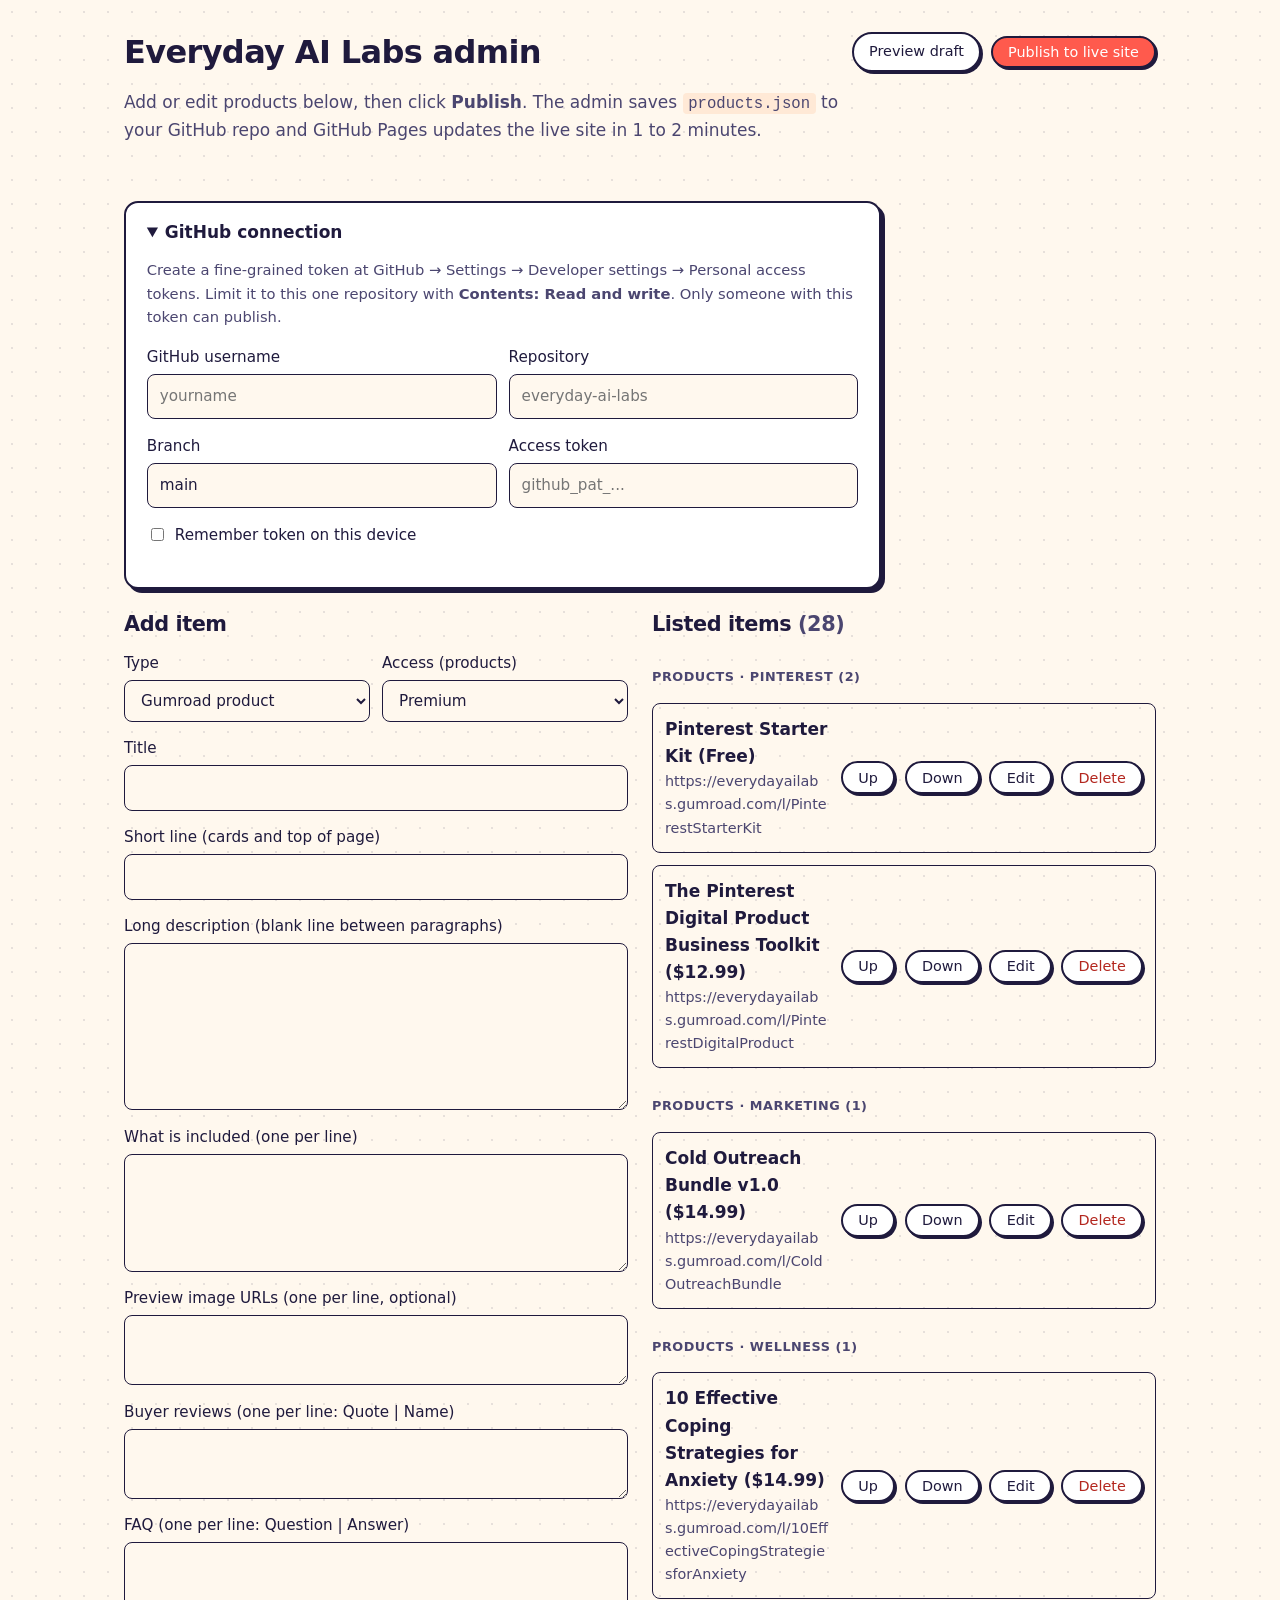
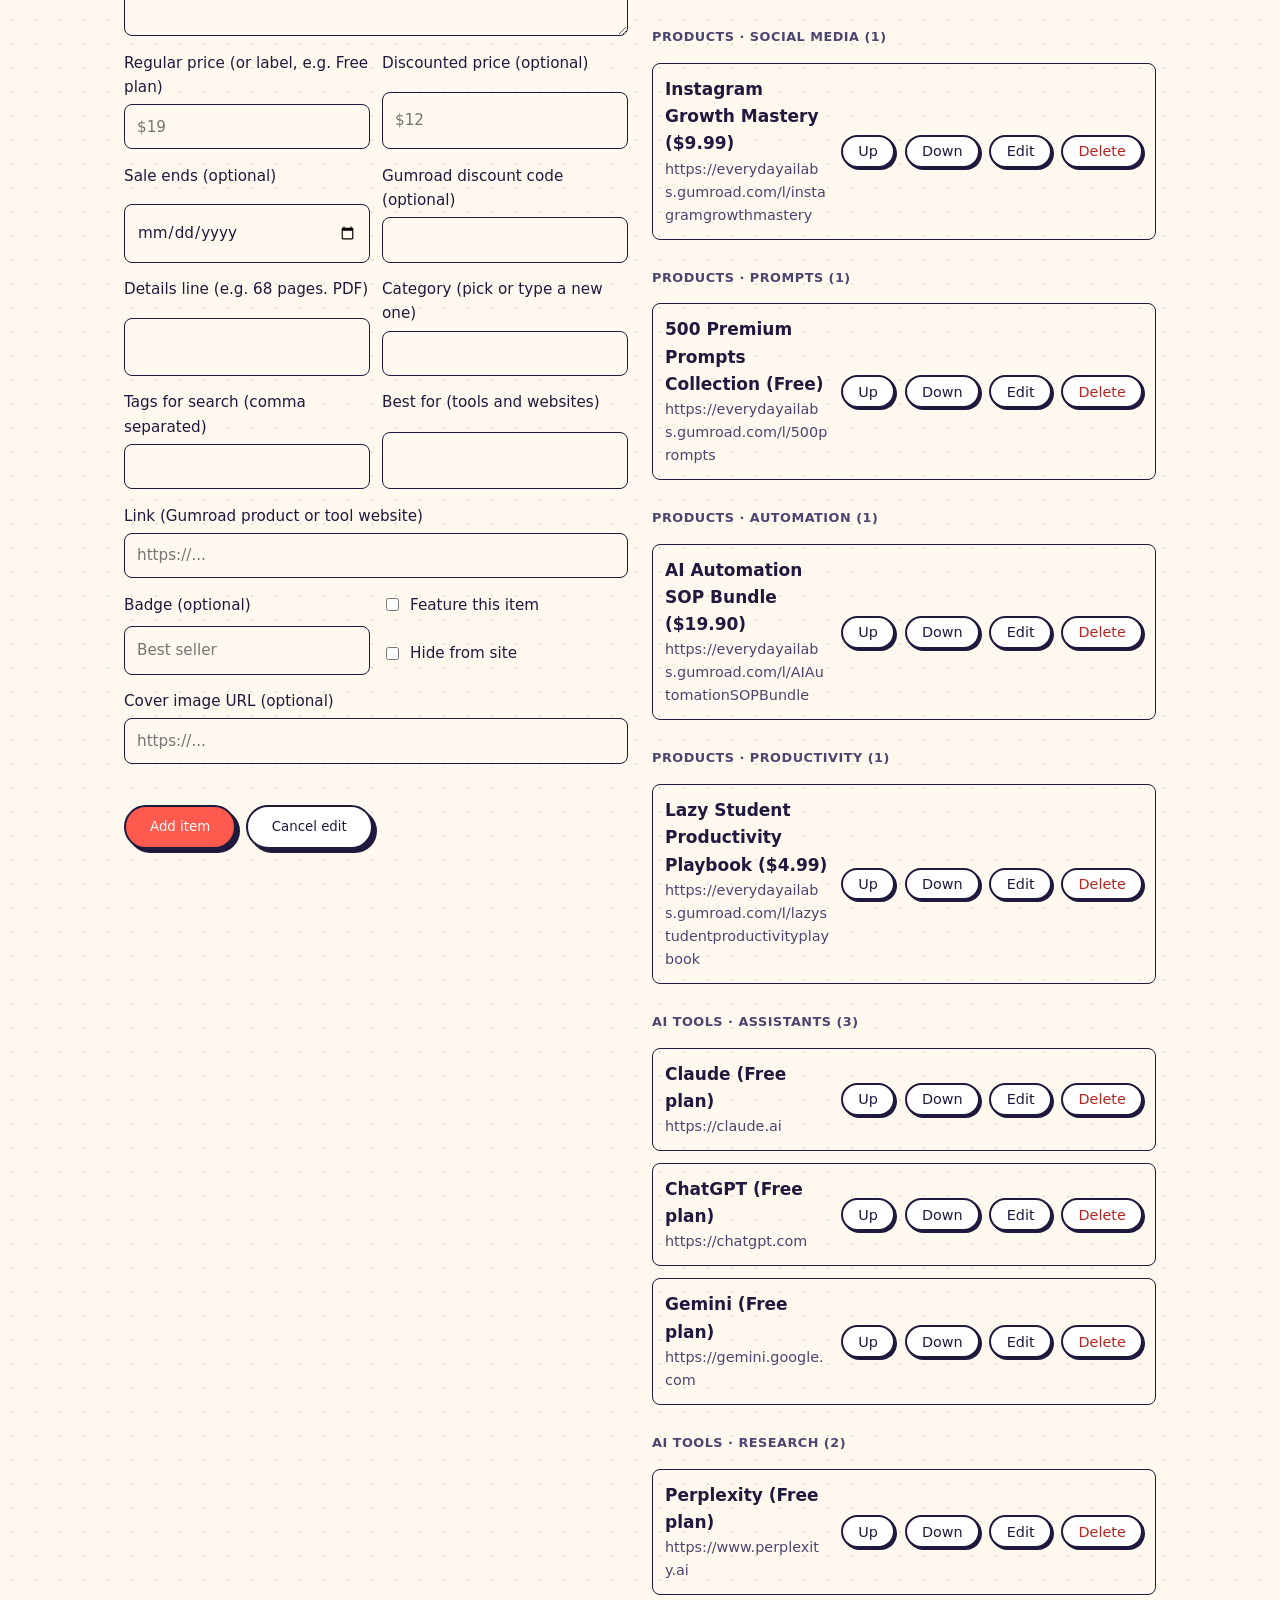
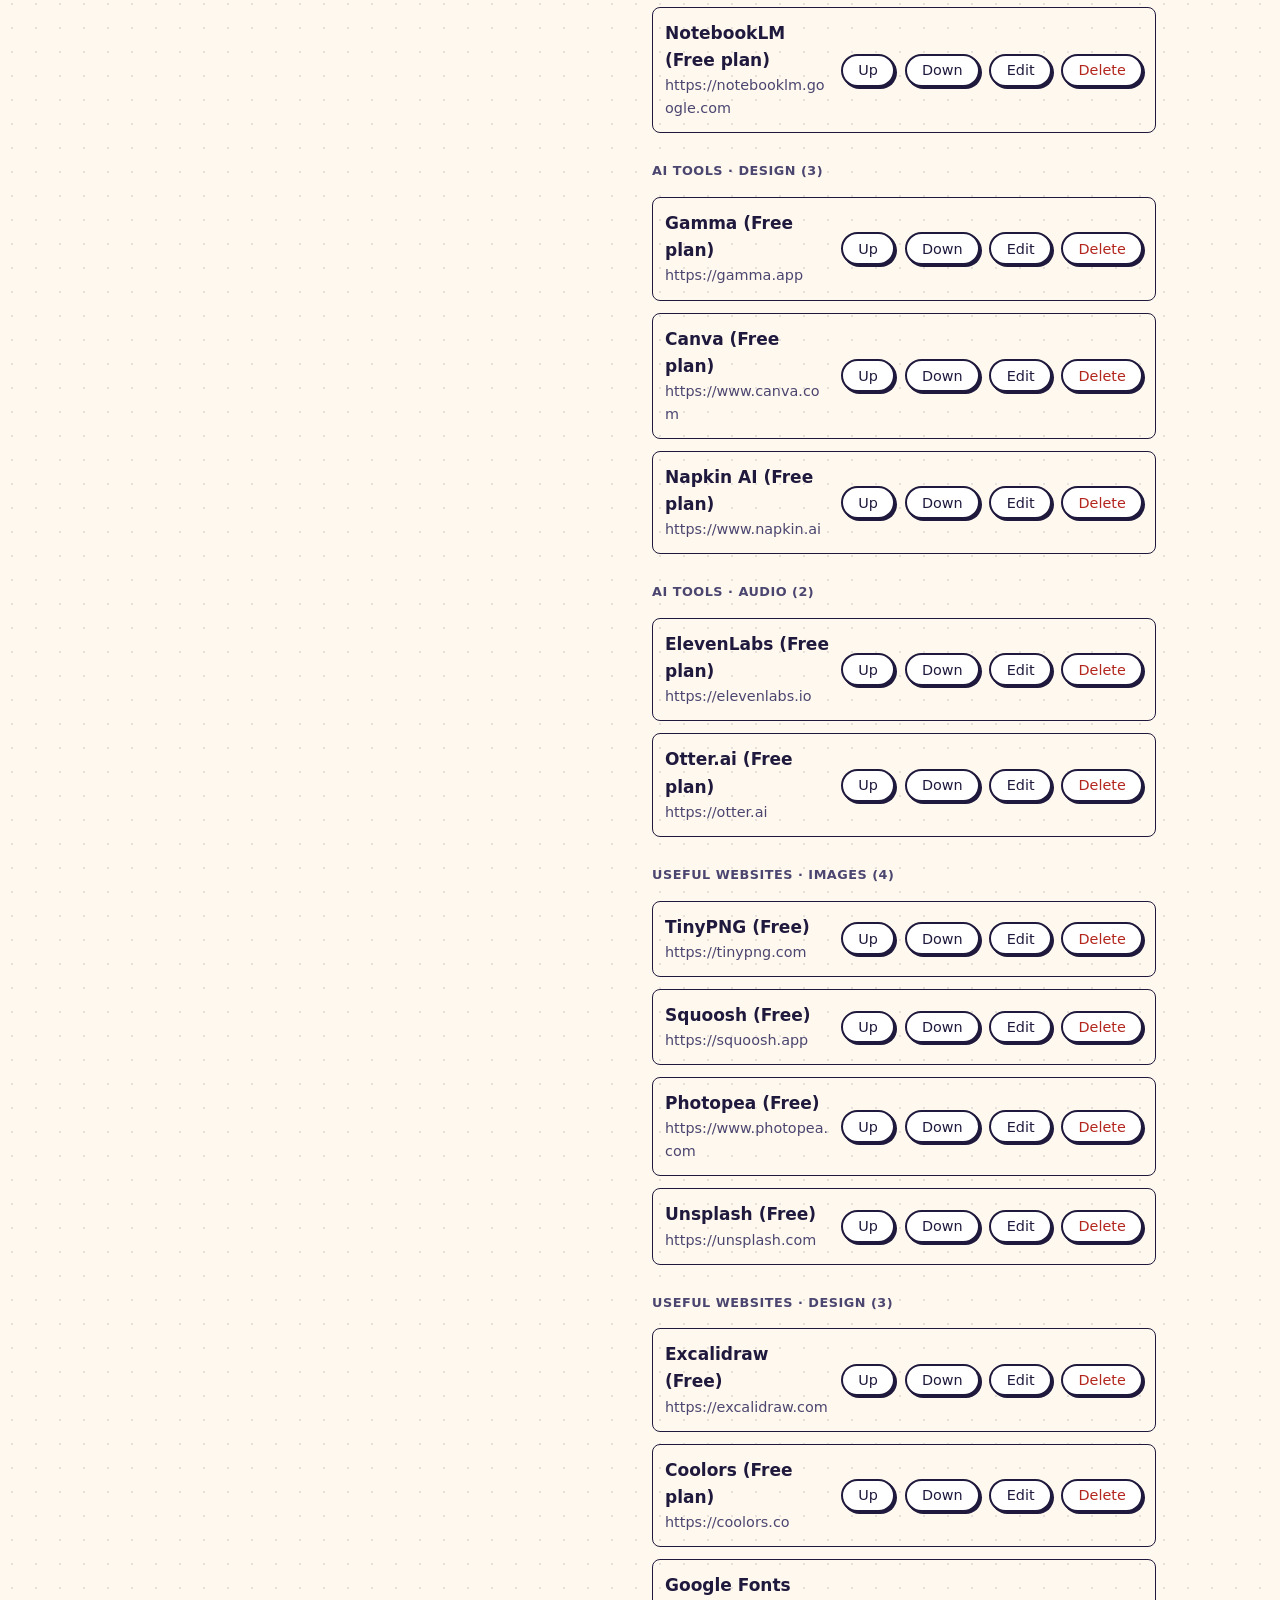
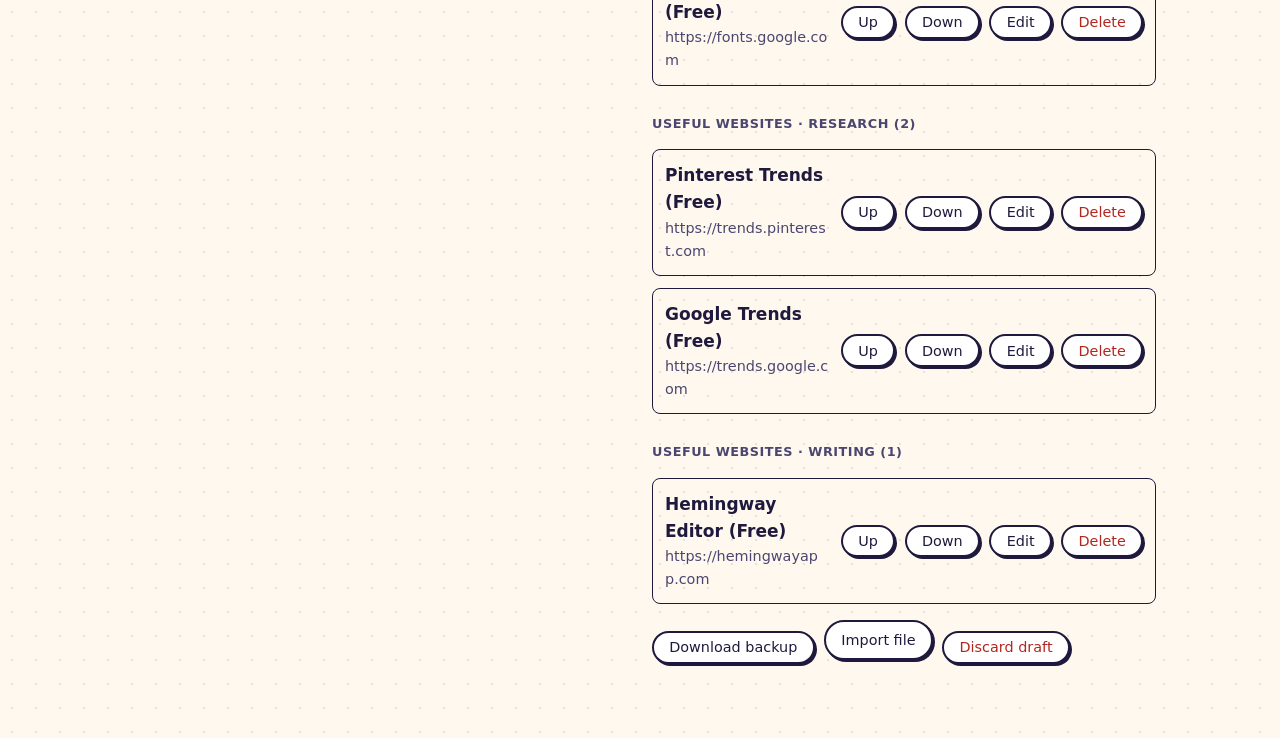
<file: admin/index.html>
<!DOCTYPE html>
<html lang="en">
<head>
<meta charset="utf-8">
<meta name="viewport" content="width=device-width, initial-scale=1">
<meta http-equiv="Content-Security-Policy" content="default-src 'none'; script-src 'self'; style-src 'self' https://fonts.googleapis.com; font-src https://fonts.gstatic.com; img-src 'self' data:; connect-src 'self' https://api.github.com; object-src 'none'; base-uri 'none'; form-action 'none'">
<meta name="robots" content="noindex, nofollow">
<title>Admin · Everyday AI Labs</title>
<link rel="preconnect" href="https://fonts.googleapis.com">
<link rel="preconnect" href="https://fonts.gstatic.com" crossorigin>
<link href="https://fonts.googleapis.com/css2?family=Bricolage+Grotesque:opsz,wght@12..96,500;12..96,700&display=swap" rel="stylesheet">
<link rel="stylesheet" href="../assets/css/styles.css">
<link rel="stylesheet" href="admin.css">
</head>
<body>
<div class="panel">
  <header class="top">
    <h1>Everyday AI Labs admin</h1>
    <div class="actions">
      <a class="btn ghost small" href="../index.html?preview=1" target="_blank" rel="noopener">Preview draft</a>
      <button id="publish" class="btn small" type="button">Publish to live site</button>
    </div>
  </header>
  <p class="note">Add or edit products below, then click <strong>Publish</strong>. The admin saves <code>products.json</code> to your GitHub repo and GitHub Pages updates the live site in 1 to 2 minutes. <span id="dirty" class="dirty" hidden>You have unpublished changes.</span></p>
  <p id="status" class="status" role="status"></p>

  <details id="gh" class="box gh">
    <summary>GitHub connection</summary>
    <p class="muted small-t">Create a fine-grained token at GitHub &rarr; Settings &rarr; Developer settings &rarr; Personal access tokens. Limit it to this one repository with <strong>Contents: Read and write</strong>. Only someone with this token can publish.</p>
    <div class="two">
      <label>GitHub username <input id="ghOwner" autocomplete="off" placeholder="yourname"></label>
      <label>Repository <input id="ghRepo" autocomplete="off" placeholder="everyday-ai-labs"></label>
    </div>
    <div class="two">
      <label>Branch <input id="ghBranch" autocomplete="off" value="main"></label>
      <label>Access token <input id="ghToken" type="password" autocomplete="off" placeholder="github_pat_..."></label>
    </div>
    <label class="check"><input id="ghRemember" type="checkbox"> Remember token on this device</label>
  </details>

  <div class="cols">
    <form id="form" class="box">
      <h2 id="formTitle">Add item</h2>
      <input type="hidden" id="id">
      <div class="two">
        <label>Type <select id="type"><option value="product">Gumroad product</option><option value="tool">AI tool</option><option value="site">Useful website</option></select></label>
        <label>Access (products) <select id="access"><option value="premium">Premium</option><option value="free">Free</option></select></label>
      </div>
      <label>Title <input id="title" required maxlength="80"></label>
      <label>Short line (cards and top of page) <input id="tagline" maxlength="200" required></label>
      <label>Long description (blank line between paragraphs) <textarea id="description" rows="6"></textarea></label>
      <label>What is included (one per line) <textarea id="features" rows="4"></textarea></label>
      <label>Preview image URLs (one per line, optional) <textarea id="gallery" rows="2"></textarea></label>
      <label>Buyer reviews (one per line: Quote | Name) <textarea id="reviews" rows="2"></textarea></label>
      <label>FAQ (one per line: Question | Answer) <textarea id="faq" rows="3"></textarea></label>
      <div class="two">
        <label>Regular price (or label, e.g. Free plan) <input id="price" placeholder="$19" required maxlength="20"></label>
        <label>Discounted price (optional) <input id="salePrice" placeholder="$12" maxlength="20"></label>
      </div>
      <div class="two">
        <label>Sale ends (optional) <input id="saleEnds" type="date"></label>
        <label>Gumroad discount code (optional) <input id="code" maxlength="40"></label>
      </div>
      <div class="two">
        <label>Details line (e.g. 68 pages. PDF) <input id="meta" maxlength="80"></label>
        <label>Category (pick or type a new one) <input id="category" maxlength="30" list="cats"><datalist id="cats"></datalist></label>
      </div>
      <div class="two">
        <label>Tags for search (comma separated) <input id="tags" maxlength="80"></label>
        <label>Best for (tools and websites) <input id="why" maxlength="120"></label>
      </div>
      <label>Link (Gumroad product or tool website) <input id="url" type="url" placeholder="https://..." required></label>
      <div class="two">
        <label>Badge (optional) <input id="badge" placeholder="Best seller" maxlength="20"></label>
        <div><label class="check"><input id="featured" type="checkbox"> Feature this item</label><label class="check"><input id="hidden" type="checkbox"> Hide from site</label></div>
      </div>
      <label>Cover image URL (optional) <input id="image" type="url" placeholder="https://..."></label>
      <p id="formErr" class="err" role="alert"></p>
      <div class="actions">
        <button class="btn" type="submit" id="save">Add item</button>
        <button class="btn ghost" type="button" id="cancel" hidden>Cancel edit</button>
      </div>
    </form>

    <div class="box">
      <h2>Listed items <span id="count" class="muted"></span></h2>
      <ul id="list" class="list"></ul>
      <div class="actions">
        <button id="download" class="btn ghost small" type="button">Download backup</button>
        <label class="btn ghost small">Import file<input id="import" type="file" accept="application/json" hidden></label>
        <button id="reset" class="btn ghost small danger" type="button">Discard draft</button>
      </div>
    </div>
  </div>
</div>
<script src="admin.js"></script>
</body>
</html>
</file>
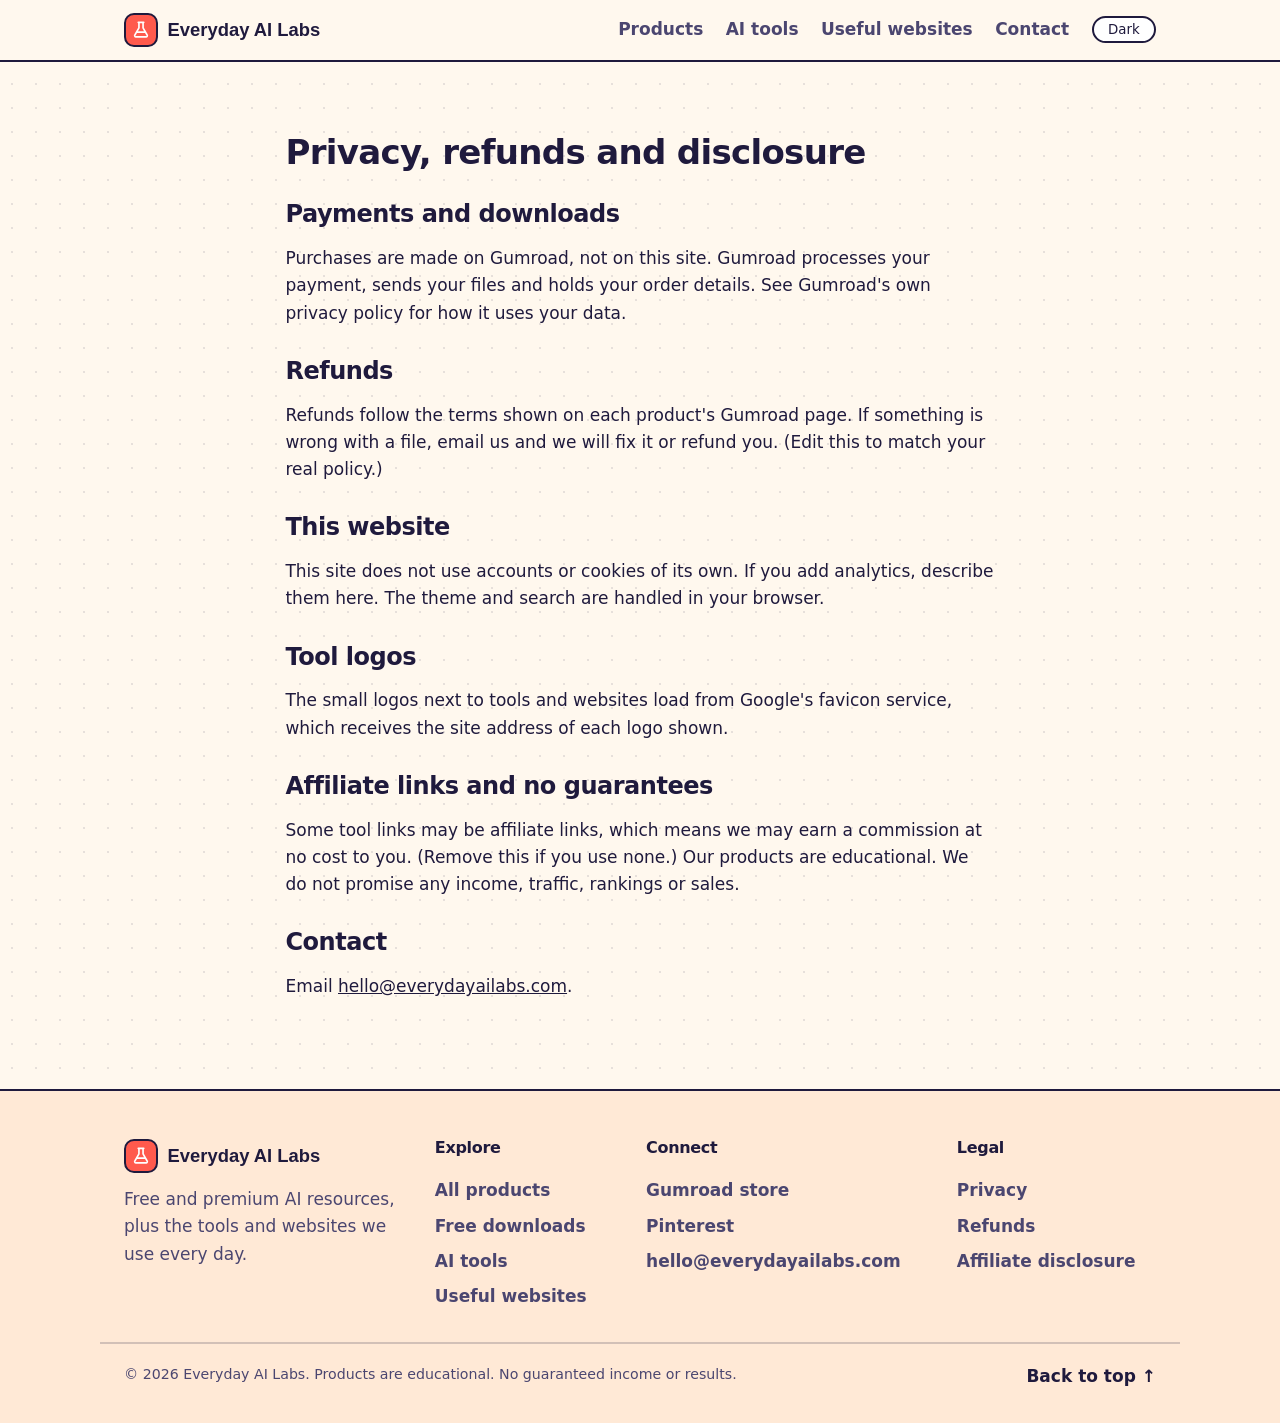
<file: legal.html>
<!DOCTYPE html>
<html lang="en">
<head>
<meta charset="utf-8">
<meta name="viewport" content="width=device-width, initial-scale=1">
<meta http-equiv="Content-Security-Policy" content="default-src 'self'; script-src 'self' 'sha256-ybNLbe/9GzhVc0BTuHMyFHu0OSRUWJXOq0GoU9lqQYk='; style-src 'self' https://fonts.googleapis.com; font-src https://fonts.gstatic.com; img-src 'self' https: data:; connect-src 'self'; object-src 'none'; base-uri 'self'; form-action 'none'">
<title>Privacy, refunds and disclosure | Everyday AI Labs</title>
<meta name="description" content="Privacy, refund and affiliate information for Everyday AI Labs">
<meta property="og:title" content="Privacy, refunds and disclosure | Everyday AI Labs">
<meta property="og:description" content="Privacy, refund and affiliate information for Everyday AI Labs">
<meta property="og:type" content="website">
<meta name="theme-color" content="#FF5A4D">
<link rel="icon" href="data:image/svg+xml,%3Csvg%20xmlns%3D%27http%3A//www.w3.org/2000/svg%27%20viewBox%3D%270%200%2032%2032%27%3E%3Crect%20width%3D%2732%27%20height%3D%2732%27%20rx%3D%278%27%20fill%3D%27%23FF5A4D%27/%3E%3Cpath%20fill%3D%22none%22%20stroke%3D%22white%22%20stroke-width%3D%222.4%22%20stroke-linecap%3D%22round%22%20stroke-linejoin%3D%22round%22%20d%3D%22M12%205h8M13%205v8l-5.5%209.5A2%202%200%200%200%209.2%2026h13.6a2%202%200%200%200%201.7-3.5L19%2013V5%22/%3E%3Cpath%20fill%3D%22none%22%20stroke%3D%22white%22%20stroke-width%3D%222.4%22%20stroke-linecap%3D%22round%22%20stroke-linejoin%3D%22round%22%20d%3D%22M10.5%2019h11%22/%3E%3C/svg%3E">
<link rel="preconnect" href="https://fonts.googleapis.com">
<link rel="preconnect" href="https://fonts.gstatic.com" crossorigin>
<link href="https://fonts.googleapis.com/css2?family=Bricolage+Grotesque:opsz,wght@12..96,700;12..96,800&display=swap" rel="stylesheet">
<script>try{var t=localStorage.getItem("eal_theme");if(t)document.documentElement.dataset.theme=t}catch(e){}document.documentElement.classList.add("js")</script>
<link rel="stylesheet" href="assets/css/styles.css">
</head>
<body id="top">
<header class="bar"><div class="bar-in">
  <a class="logo" href="index.html"><span class="mono"><svg viewBox="0 0 32 32" fill="none" stroke="#fff" stroke-width="2.4" stroke-linecap="round" stroke-linejoin="round" aria-hidden="true"><path d="M12 5h8M13 5v8l-5.5 9.5A2 2 0 0 0 9.2 26h13.6a2 2 0 0 0 1.7-3.5L19 13V5"/><path d="M10.5 19h11"/></svg></span>Everyday AI Labs</a>
  <nav><a href="index.html#products">Products</a><a href="index.html#tools">AI tools</a><a href="index.html#sites">Useful websites</a><a href="index.html#contact">Contact</a></nav>
</div></header>

<main><div class="wrap legal">
<h1>Privacy, refunds and disclosure</h1>
<h2>Payments and downloads</h2>
<p>Purchases are made on Gumroad, not on this site. Gumroad processes your payment, sends your files and holds your order details. See Gumroad's own privacy policy for how it uses your data.</p>
<h2 id="refunds">Refunds</h2>
<p>Refunds follow the terms shown on each product's Gumroad page. If something is wrong with a file, email us and we will fix it or refund you. (Edit this to match your real policy.)</p>
<h2>This website</h2>
<p>This site does not use accounts or cookies of its own. If you add analytics, describe them here. The theme and search are handled in your browser.</p>
<h2>Tool logos</h2>
<p>The small logos next to tools and websites load from Google's favicon service, which receives the site address of each logo shown.</p>
<h2 id="disclosure">Affiliate links and no guarantees</h2>
<p>Some tool links may be affiliate links, which means we may earn a commission at no cost to you. (Remove this if you use none.) Our products are educational. We do not promise any income, traffic, rankings or sales.</p>
<h2>Contact</h2>
<p>Email <a href="mailto:hello@everydayailabs.com">hello@everydayailabs.com</a>.</p>
</div></main>
<footer id="contact" class="foot">
  <div class="wrap foot-grid">
    <div class="foot-brand">
      <a class="logo" href="index.html"><span class="mono"><svg viewBox="0 0 32 32" fill="none" stroke="#fff" stroke-width="2.4" stroke-linecap="round" stroke-linejoin="round" aria-hidden="true"><path d="M12 5h8M13 5v8l-5.5 9.5A2 2 0 0 0 9.2 26h13.6a2 2 0 0 0 1.7-3.5L19 13V5"/><path d="M10.5 19h11"/></svg></span>Everyday AI Labs</a>
      <p>Free and premium AI resources, plus the tools and websites we use every day.</p>
    </div>
    <nav aria-label="Explore"><h3>Explore</h3>
      <a href="products.html">All products</a><a href="products.html">Free downloads</a><a href="tools.html">AI tools</a><a href="websites.html">Useful websites</a>
    </nav>
    <nav aria-label="Follow and contact"><h3>Connect</h3>
      <a href="https://everydayailabs.gumroad.com/" target="_blank" rel="noopener noreferrer">Gumroad store</a><a href="https://in.pinterest.com/everydayailab/" target="_blank" rel="noopener noreferrer">Pinterest</a><a href="mailto:hello@everydayailabs.com">hello@everydayailabs.com</a>
    </nav>
    <nav aria-label="Legal"><h3>Legal</h3>
      <a href="legal.html">Privacy</a><a href="legal.html#refunds">Refunds</a><a href="legal.html#disclosure">Affiliate disclosure</a>
    </nav>
  </div>
  <div class="wrap foot-base">
    <small>&copy; <span data-yr></span> Everyday AI Labs. Products are educational. No guaranteed income or results.</small>
    <a href="#top">Back to top &uarr;</a>
  </div>
</footer>
<script src="assets/js/common.js"></script>
</body>
</html>
</file>
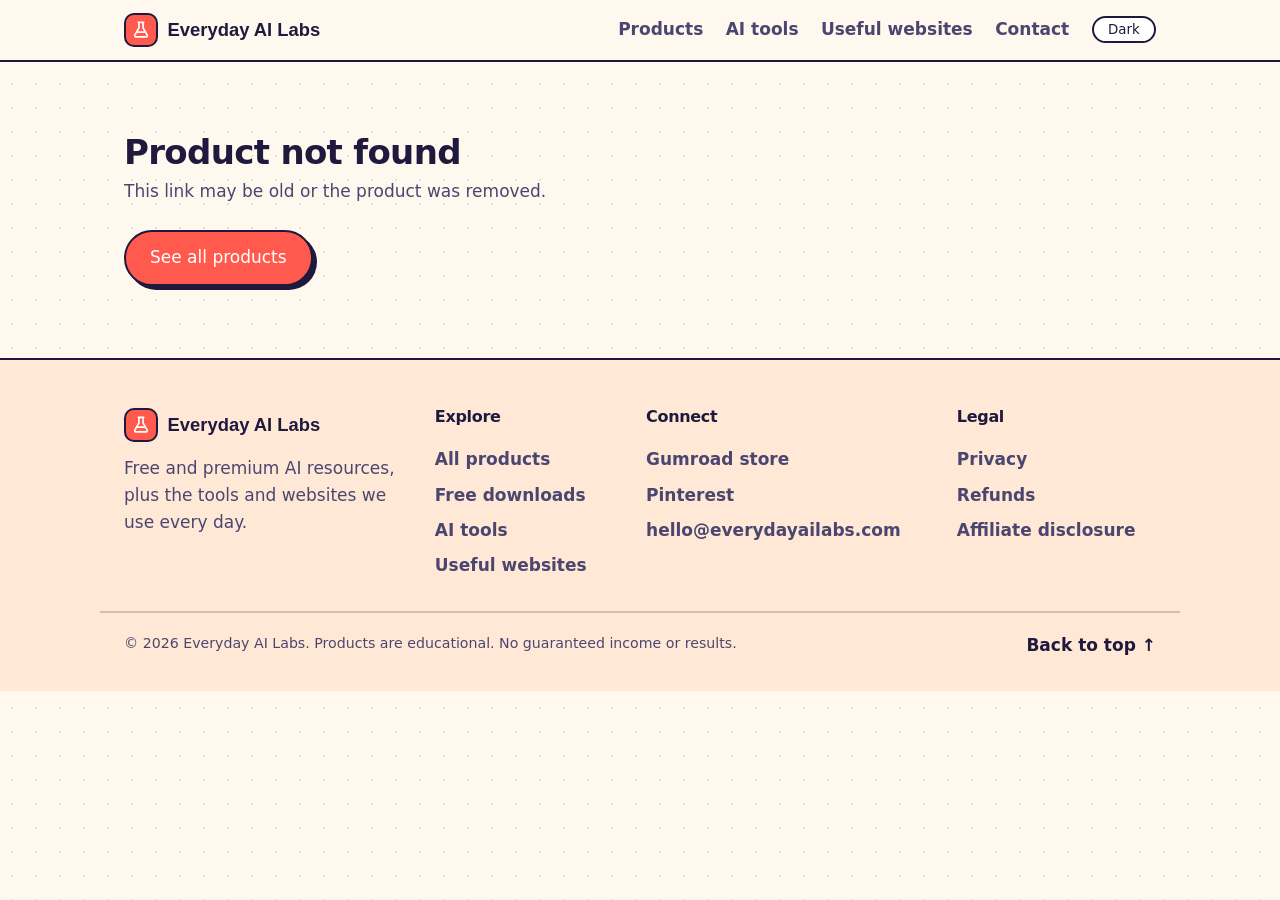
<file: product.html>
<!DOCTYPE html>
<html lang="en">
<head>
<meta charset="utf-8">
<meta name="viewport" content="width=device-width, initial-scale=1">
<meta http-equiv="Content-Security-Policy" content="default-src 'self'; script-src 'self' 'sha256-ybNLbe/9GzhVc0BTuHMyFHu0OSRUWJXOq0GoU9lqQYk='; style-src 'self' https://fonts.googleapis.com; font-src https://fonts.gstatic.com; img-src 'self' https: data:; connect-src 'self'; object-src 'none'; base-uri 'self'; form-action 'none'">
<title>Product | Everyday AI Labs</title>
<meta name="description" content="Everyday AI Labs product">
<meta property="og:title" content="Product | Everyday AI Labs">
<meta property="og:description" content="Everyday AI Labs product">
<meta property="og:type" content="website">
<meta name="theme-color" content="#FF5A4D">
<link rel="icon" href="data:image/svg+xml,%3Csvg%20xmlns%3D%27http%3A//www.w3.org/2000/svg%27%20viewBox%3D%270%200%2032%2032%27%3E%3Crect%20width%3D%2732%27%20height%3D%2732%27%20rx%3D%278%27%20fill%3D%27%23FF5A4D%27/%3E%3Cpath%20fill%3D%22none%22%20stroke%3D%22white%22%20stroke-width%3D%222.4%22%20stroke-linecap%3D%22round%22%20stroke-linejoin%3D%22round%22%20d%3D%22M12%205h8M13%205v8l-5.5%209.5A2%202%200%200%200%209.2%2026h13.6a2%202%200%200%200%201.7-3.5L19%2013V5%22/%3E%3Cpath%20fill%3D%22none%22%20stroke%3D%22white%22%20stroke-width%3D%222.4%22%20stroke-linecap%3D%22round%22%20stroke-linejoin%3D%22round%22%20d%3D%22M10.5%2019h11%22/%3E%3C/svg%3E">
<link rel="preconnect" href="https://fonts.googleapis.com">
<link rel="preconnect" href="https://fonts.gstatic.com" crossorigin>
<link href="https://fonts.googleapis.com/css2?family=Bricolage+Grotesque:opsz,wght@12..96,700;12..96,800&display=swap" rel="stylesheet">
<script>try{var t=localStorage.getItem("eal_theme");if(t)document.documentElement.dataset.theme=t}catch(e){}document.documentElement.classList.add("js")</script>
<link rel="stylesheet" href="assets/css/styles.css">
</head>
<body id="top">
<header class="bar"><div class="bar-in">
  <a class="logo" href="index.html"><span class="mono"><svg viewBox="0 0 32 32" fill="none" stroke="#fff" stroke-width="2.4" stroke-linecap="round" stroke-linejoin="round" aria-hidden="true"><path d="M12 5h8M13 5v8l-5.5 9.5A2 2 0 0 0 9.2 26h13.6a2 2 0 0 0 1.7-3.5L19 13V5"/><path d="M10.5 19h11"/></svg></span>Everyday AI Labs</a>
  <nav><a href="index.html#products">Products</a><a href="index.html#tools">AI tools</a><a href="index.html#sites">Useful websites</a><a href="index.html#contact">Contact</a></nav>
</div></header>

<main id="page"><div class="wrap"><p class="muted">Loading…</p></div></main>
<footer id="contact" class="foot">
  <div class="wrap foot-grid">
    <div class="foot-brand">
      <a class="logo" href="index.html"><span class="mono"><svg viewBox="0 0 32 32" fill="none" stroke="#fff" stroke-width="2.4" stroke-linecap="round" stroke-linejoin="round" aria-hidden="true"><path d="M12 5h8M13 5v8l-5.5 9.5A2 2 0 0 0 9.2 26h13.6a2 2 0 0 0 1.7-3.5L19 13V5"/><path d="M10.5 19h11"/></svg></span>Everyday AI Labs</a>
      <p>Free and premium AI resources, plus the tools and websites we use every day.</p>
    </div>
    <nav aria-label="Explore"><h3>Explore</h3>
      <a href="products.html">All products</a><a href="products.html">Free downloads</a><a href="tools.html">AI tools</a><a href="websites.html">Useful websites</a>
    </nav>
    <nav aria-label="Follow and contact"><h3>Connect</h3>
      <a href="https://everydayailabs.gumroad.com/" target="_blank" rel="noopener noreferrer">Gumroad store</a><a href="https://in.pinterest.com/everydayailab/" target="_blank" rel="noopener noreferrer">Pinterest</a><a href="mailto:hello@everydayailabs.com">hello@everydayailabs.com</a>
    </nav>
    <nav aria-label="Legal"><h3>Legal</h3>
      <a href="legal.html">Privacy</a><a href="legal.html#refunds">Refunds</a><a href="legal.html#disclosure">Affiliate disclosure</a>
    </nav>
  </div>
  <div class="wrap foot-base">
    <small>&copy; <span data-yr></span> Everyday AI Labs. Products are educational. No guaranteed income or results.</small>
    <a href="#top">Back to top &uarr;</a>
  </div>
</footer>
<script src="assets/js/common.js"></script>
<script src="assets/js/product.js"></script>
</body>
</html>
</file>
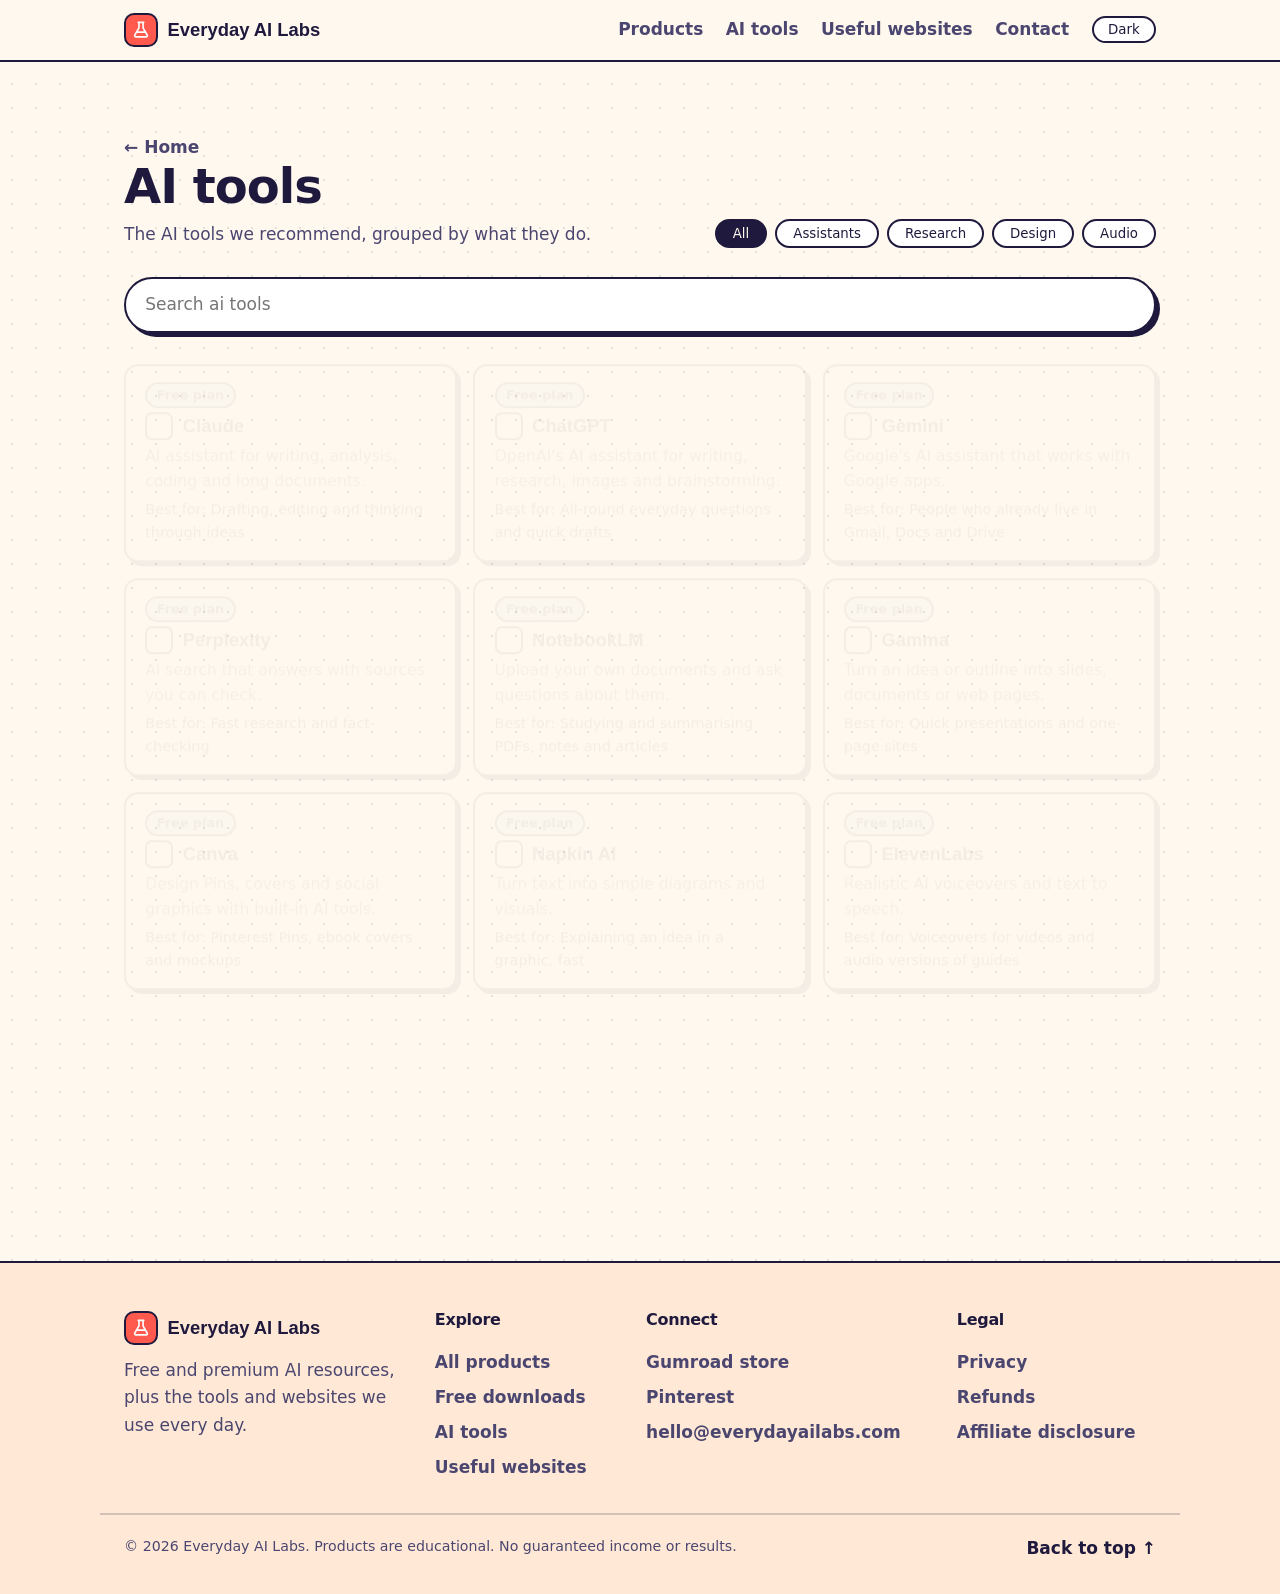
<file: tools.html>
<!DOCTYPE html>
<html lang="en">
<head>
<meta charset="utf-8">
<meta name="viewport" content="width=device-width, initial-scale=1">
<meta http-equiv="Content-Security-Policy" content="default-src 'self'; script-src 'self' 'sha256-ybNLbe/9GzhVc0BTuHMyFHu0OSRUWJXOq0GoU9lqQYk='; style-src 'self' https://fonts.googleapis.com; font-src https://fonts.gstatic.com; img-src 'self' https: data:; connect-src 'self'; object-src 'none'; base-uri 'self'; form-action 'none'">
<title>AI tools | Everyday AI Labs</title>
<meta name="description" content="The AI tools we recommend, grouped by what they do.">
<meta property="og:title" content="AI tools | Everyday AI Labs">
<meta property="og:description" content="The AI tools we recommend, grouped by what they do.">
<meta property="og:type" content="website">
<meta name="theme-color" content="#FF5A4D">
<link rel="icon" href="data:image/svg+xml,%3Csvg%20xmlns%3D%27http%3A//www.w3.org/2000/svg%27%20viewBox%3D%270%200%2032%2032%27%3E%3Crect%20width%3D%2732%27%20height%3D%2732%27%20rx%3D%278%27%20fill%3D%27%23FF5A4D%27/%3E%3Cpath%20fill%3D%22none%22%20stroke%3D%22white%22%20stroke-width%3D%222.4%22%20stroke-linecap%3D%22round%22%20stroke-linejoin%3D%22round%22%20d%3D%22M12%205h8M13%205v8l-5.5%209.5A2%202%200%200%200%209.2%2026h13.6a2%202%200%200%200%201.7-3.5L19%2013V5%22/%3E%3Cpath%20fill%3D%22none%22%20stroke%3D%22white%22%20stroke-width%3D%222.4%22%20stroke-linecap%3D%22round%22%20stroke-linejoin%3D%22round%22%20d%3D%22M10.5%2019h11%22/%3E%3C/svg%3E">
<link rel="preconnect" href="https://fonts.googleapis.com">
<link rel="preconnect" href="https://fonts.gstatic.com" crossorigin>
<link href="https://fonts.googleapis.com/css2?family=Bricolage+Grotesque:opsz,wght@12..96,700;12..96,800&display=swap" rel="stylesheet">
<script>try{var t=localStorage.getItem("eal_theme");if(t)document.documentElement.dataset.theme=t}catch(e){}document.documentElement.classList.add("js")</script>
<link rel="stylesheet" href="assets/css/styles.css">
</head>
<body id="top" data-type="tool">
<header class="bar"><div class="bar-in">
  <a class="logo" href="index.html"><span class="mono"><svg viewBox="0 0 32 32" fill="none" stroke="#fff" stroke-width="2.4" stroke-linecap="round" stroke-linejoin="round" aria-hidden="true"><path d="M12 5h8M13 5v8l-5.5 9.5A2 2 0 0 0 9.2 26h13.6a2 2 0 0 0 1.7-3.5L19 13V5"/><path d="M10.5 19h11"/></svg></span>Everyday AI Labs</a>
  <nav><a href="index.html#products">Products</a><a href="index.html#tools">AI tools</a><a href="index.html#sites">Useful websites</a><a href="index.html#contact">Contact</a></nav>
</div></header>

<main>
  <section class="wrap">
    <a class="crumb" href="index.html">&larr; Home</a>
    <div class="head" style="margin-top:1rem">
      <div><h1 class="page-title">AI tools</h1><p class="sub">The AI tools we recommend, grouped by what they do.</p></div>
      <div id="toolFilters" class="filters" role="group" aria-label="Filter"></div>
    </div>
    <div class="searchbar" style="padding:0 0 1.5rem"><label class="sr" for="q">Search</label><input id="q" type="search" placeholder="Search ai tools" autocomplete="off"></div>
    <div id="toolRows" class="rows" aria-live="polite"><p class="muted">Loading…</p></div>
    <div id="toolMore" class="more"></div>
  </section>
</main>
<footer id="contact" class="foot">
  <div class="wrap foot-grid">
    <div class="foot-brand">
      <a class="logo" href="index.html"><span class="mono"><svg viewBox="0 0 32 32" fill="none" stroke="#fff" stroke-width="2.4" stroke-linecap="round" stroke-linejoin="round" aria-hidden="true"><path d="M12 5h8M13 5v8l-5.5 9.5A2 2 0 0 0 9.2 26h13.6a2 2 0 0 0 1.7-3.5L19 13V5"/><path d="M10.5 19h11"/></svg></span>Everyday AI Labs</a>
      <p>Free and premium AI resources, plus the tools and websites we use every day.</p>
    </div>
    <nav aria-label="Explore"><h3>Explore</h3>
      <a href="products.html">All products</a><a href="products.html">Free downloads</a><a href="tools.html">AI tools</a><a href="websites.html">Useful websites</a>
    </nav>
    <nav aria-label="Follow and contact"><h3>Connect</h3>
      <a href="https://everydayailabs.gumroad.com/" target="_blank" rel="noopener noreferrer">Gumroad store</a><a href="https://in.pinterest.com/everydayailab/" target="_blank" rel="noopener noreferrer">Pinterest</a><a href="mailto:hello@everydayailabs.com">hello@everydayailabs.com</a>
    </nav>
    <nav aria-label="Legal"><h3>Legal</h3>
      <a href="legal.html">Privacy</a><a href="legal.html#refunds">Refunds</a><a href="legal.html#disclosure">Affiliate disclosure</a>
    </nav>
  </div>
  <div class="wrap foot-base">
    <small>&copy; <span data-yr></span> Everyday AI Labs. Products are educational. No guaranteed income or results.</small>
    <a href="#top">Back to top &uarr;</a>
  </div>
</footer>
<script src="assets/js/common.js"></script>
<script src="assets/js/app.js"></script>
</body>
</html>
</file>
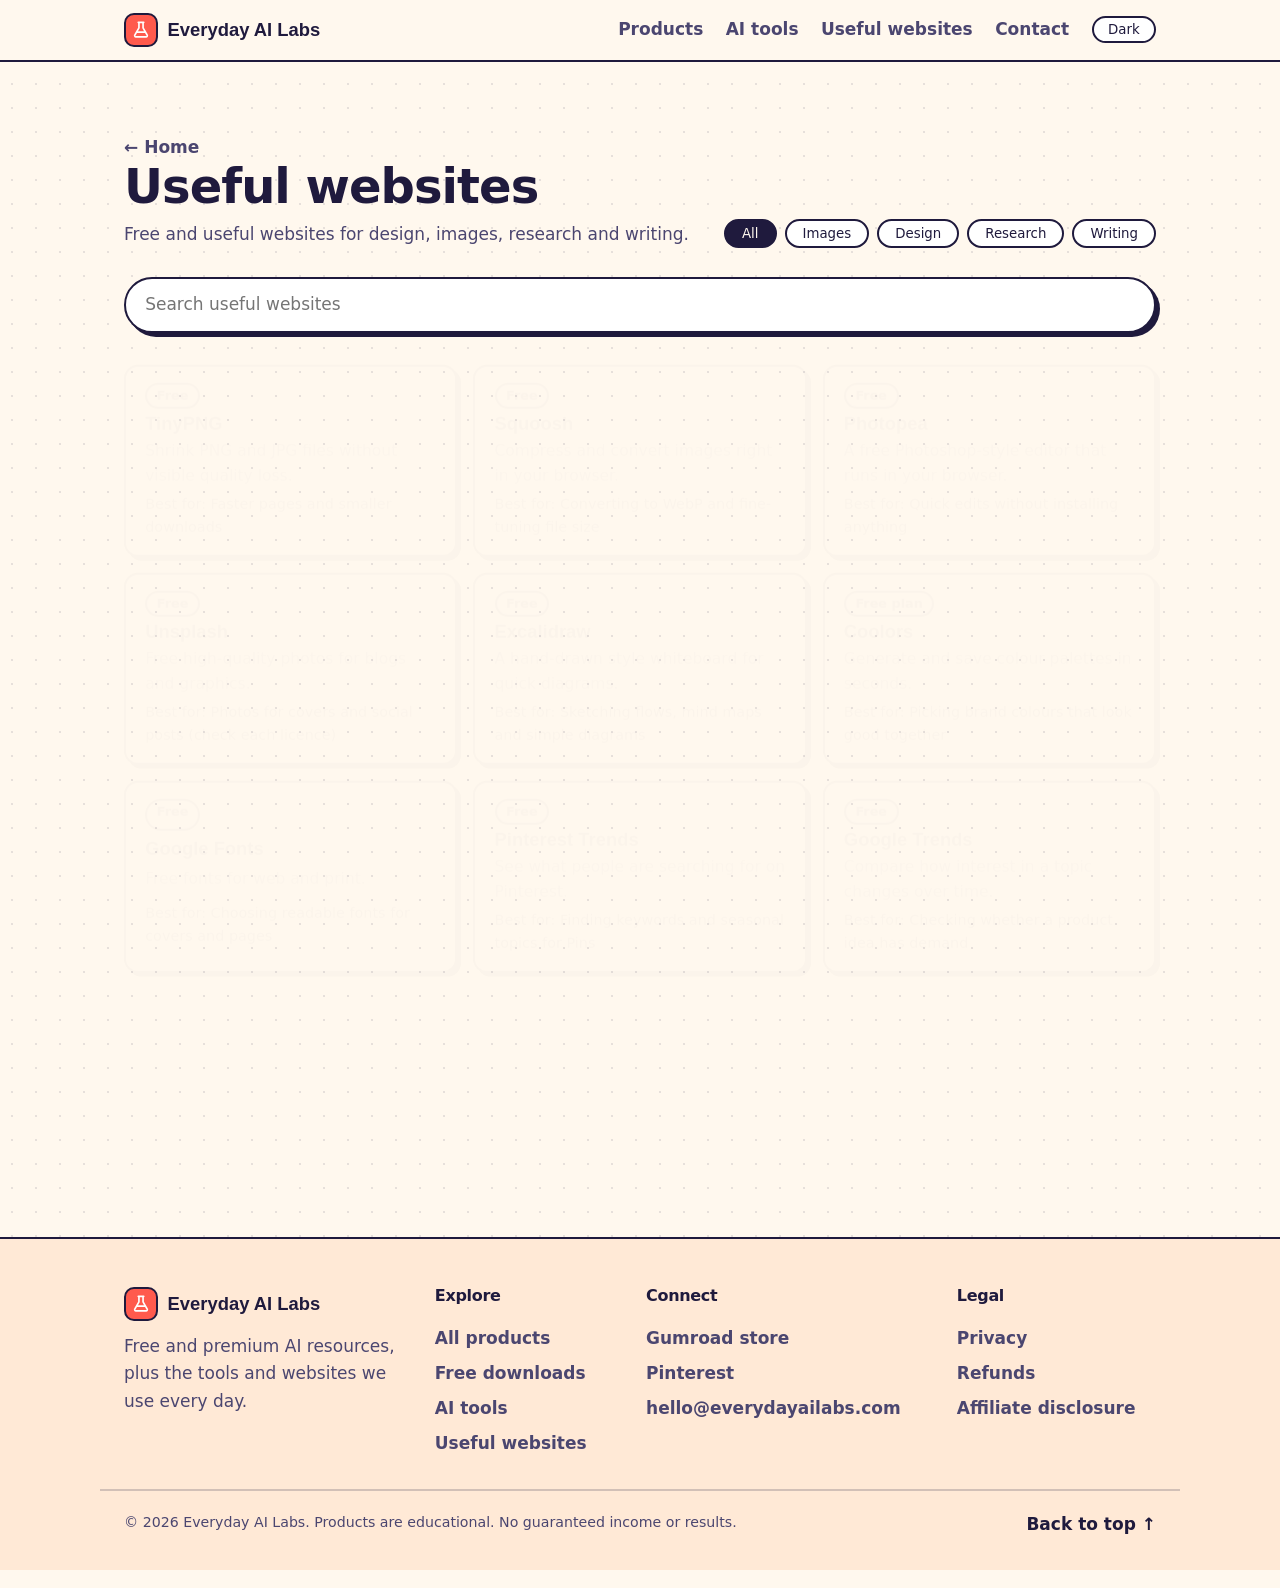
<file: websites.html>
<!DOCTYPE html>
<html lang="en">
<head>
<meta charset="utf-8">
<meta name="viewport" content="width=device-width, initial-scale=1">
<meta http-equiv="Content-Security-Policy" content="default-src 'self'; script-src 'self' 'sha256-ybNLbe/9GzhVc0BTuHMyFHu0OSRUWJXOq0GoU9lqQYk='; style-src 'self' https://fonts.googleapis.com; font-src https://fonts.gstatic.com; img-src 'self' https: data:; connect-src 'self'; object-src 'none'; base-uri 'self'; form-action 'none'">
<title>Useful websites | Everyday AI Labs</title>
<meta name="description" content="Free and useful websites for design, images, research and writing.">
<meta property="og:title" content="Useful websites | Everyday AI Labs">
<meta property="og:description" content="Free and useful websites for design, images, research and writing.">
<meta property="og:type" content="website">
<meta name="theme-color" content="#FF5A4D">
<link rel="icon" href="data:image/svg+xml,%3Csvg%20xmlns%3D%27http%3A//www.w3.org/2000/svg%27%20viewBox%3D%270%200%2032%2032%27%3E%3Crect%20width%3D%2732%27%20height%3D%2732%27%20rx%3D%278%27%20fill%3D%27%23FF5A4D%27/%3E%3Cpath%20fill%3D%22none%22%20stroke%3D%22white%22%20stroke-width%3D%222.4%22%20stroke-linecap%3D%22round%22%20stroke-linejoin%3D%22round%22%20d%3D%22M12%205h8M13%205v8l-5.5%209.5A2%202%200%200%200%209.2%2026h13.6a2%202%200%200%200%201.7-3.5L19%2013V5%22/%3E%3Cpath%20fill%3D%22none%22%20stroke%3D%22white%22%20stroke-width%3D%222.4%22%20stroke-linecap%3D%22round%22%20stroke-linejoin%3D%22round%22%20d%3D%22M10.5%2019h11%22/%3E%3C/svg%3E">
<link rel="preconnect" href="https://fonts.googleapis.com">
<link rel="preconnect" href="https://fonts.gstatic.com" crossorigin>
<link href="https://fonts.googleapis.com/css2?family=Bricolage+Grotesque:opsz,wght@12..96,700;12..96,800&display=swap" rel="stylesheet">
<script>try{var t=localStorage.getItem("eal_theme");if(t)document.documentElement.dataset.theme=t}catch(e){}document.documentElement.classList.add("js")</script>
<link rel="stylesheet" href="assets/css/styles.css">
</head>
<body id="top" data-type="site">
<header class="bar"><div class="bar-in">
  <a class="logo" href="index.html"><span class="mono"><svg viewBox="0 0 32 32" fill="none" stroke="#fff" stroke-width="2.4" stroke-linecap="round" stroke-linejoin="round" aria-hidden="true"><path d="M12 5h8M13 5v8l-5.5 9.5A2 2 0 0 0 9.2 26h13.6a2 2 0 0 0 1.7-3.5L19 13V5"/><path d="M10.5 19h11"/></svg></span>Everyday AI Labs</a>
  <nav><a href="index.html#products">Products</a><a href="index.html#tools">AI tools</a><a href="index.html#sites">Useful websites</a><a href="index.html#contact">Contact</a></nav>
</div></header>

<main>
  <section class="wrap">
    <a class="crumb" href="index.html">&larr; Home</a>
    <div class="head" style="margin-top:1rem">
      <div><h1 class="page-title">Useful websites</h1><p class="sub">Free and useful websites for design, images, research and writing.</p></div>
      <div id="siteFilters" class="filters" role="group" aria-label="Filter"></div>
    </div>
    <div class="searchbar" style="padding:0 0 1.5rem"><label class="sr" for="q">Search</label><input id="q" type="search" placeholder="Search useful websites" autocomplete="off"></div>
    <div id="siteRows" class="rows" aria-live="polite"><p class="muted">Loading…</p></div>
    <div id="siteMore" class="more"></div>
  </section>
</main>
<footer id="contact" class="foot">
  <div class="wrap foot-grid">
    <div class="foot-brand">
      <a class="logo" href="index.html"><span class="mono"><svg viewBox="0 0 32 32" fill="none" stroke="#fff" stroke-width="2.4" stroke-linecap="round" stroke-linejoin="round" aria-hidden="true"><path d="M12 5h8M13 5v8l-5.5 9.5A2 2 0 0 0 9.2 26h13.6a2 2 0 0 0 1.7-3.5L19 13V5"/><path d="M10.5 19h11"/></svg></span>Everyday AI Labs</a>
      <p>Free and premium AI resources, plus the tools and websites we use every day.</p>
    </div>
    <nav aria-label="Explore"><h3>Explore</h3>
      <a href="products.html">All products</a><a href="products.html">Free downloads</a><a href="tools.html">AI tools</a><a href="websites.html">Useful websites</a>
    </nav>
    <nav aria-label="Follow and contact"><h3>Connect</h3>
      <a href="https://everydayailabs.gumroad.com/" target="_blank" rel="noopener noreferrer">Gumroad store</a><a href="https://in.pinterest.com/everydayailab/" target="_blank" rel="noopener noreferrer">Pinterest</a><a href="mailto:hello@everydayailabs.com">hello@everydayailabs.com</a>
    </nav>
    <nav aria-label="Legal"><h3>Legal</h3>
      <a href="legal.html">Privacy</a><a href="legal.html#refunds">Refunds</a><a href="legal.html#disclosure">Affiliate disclosure</a>
    </nav>
  </div>
  <div class="wrap foot-base">
    <small>&copy; <span data-yr></span> Everyday AI Labs. Products are educational. No guaranteed income or results.</small>
    <a href="#top">Back to top &uarr;</a>
  </div>
</footer>
<script src="assets/js/common.js"></script>
<script src="assets/js/app.js"></script>
</body>
</html>
</file>
<file: assets/css/styles.css>
:root{
  --bg:#FFF8EE; --surface:#fff; --ink:#1F1A3D; --muted:#4B4670; --line:#1F1A3D; --accent:#FF5A4D; --accent-ink:#fff; --tint:#FFE9D6; --r:14px;
  --shadow:#1F1A3D;
  --peach:#FFC9B8; --butter:#FFE08A; --mint:#BDEBD6; --lav:#D9CFFF; --sky:#BFE3FF; --onpastel:#1F1A3D;
}
@media (prefers-color-scheme:dark){:root:not([data-theme=light]){
  --bg:#161233; --surface:#221C47; --ink:#F4F1FF; --muted:#C9C3EA; --line:#F4F1FF; --accent:#FF7A6E; --accent-ink:#161233; --tint:#2E2858; --shadow:#000;
  --peach:#4A2F4F; --butter:#4B4120; --mint:#1F3F37; --lav:#2E2858; --sky:#1E3A4E; --onpastel:#F4F1FF;
}}
:root[data-theme=dark]{
  --bg:#161233; --surface:#221C47; --ink:#F4F1FF; --muted:#C9C3EA; --line:#F4F1FF; --accent:#FF7A6E; --accent-ink:#161233; --tint:#2E2858; --shadow:#000;
  --peach:#4A2F4F; --butter:#4B4120; --mint:#1F3F37; --lav:#2E2858; --sky:#1E3A4E; --onpastel:#F4F1FF;
}
:root[data-theme=light]{color-scheme:light}:root[data-theme=dark]{color-scheme:dark}
:root{color-scheme:light dark}
*{box-sizing:border-box}
html{scroll-behavior:smooth;scroll-padding-top:5rem}
body{margin:0;background:var(--bg);color:var(--ink);font:400 1.0625rem/1.6 system-ui,-apple-system,"Segoe UI",Roboto,sans-serif;-webkit-font-smoothing:antialiased}
h1,h2,h3{font-family:"Bricolage Grotesque",system-ui,sans-serif;line-height:1.08;margin:0;letter-spacing:-.02em}
a{color:inherit}
img{max-width:100%;display:block}
:focus-visible{outline:3px solid var(--accent);outline-offset:3px;border-radius:6px}
.wrap{max-width:1080px;margin:0 auto;padding:4.5rem 1.5rem}
.muted{color:var(--muted)}

.bar{position:sticky;top:0;z-index:20;background:var(--bg);border-bottom:2.5px solid var(--line)}
.bar-in{display:flex;justify-content:space-between;align-items:center;gap:1rem;max-width:1080px;margin:0 auto;padding:.8rem 1.5rem}
.logo{display:flex;align-items:center;gap:.6rem;font:800 1.15rem "Bricolage Grotesque",sans-serif;text-decoration:none}
.mono{display:grid;place-items:center;width:34px;height:34px;border-radius:10px;border:2.5px solid var(--line);background:var(--accent);color:var(--accent-ink);font-size:.85rem}
.bar nav{display:flex;align-items:center;gap:1.4rem}
.bar nav a{text-decoration:none;font-weight:600;color:var(--muted)}
.bar nav a:hover{color:var(--ink);text-decoration:underline;text-underline-offset:5px}

.btn{display:inline-block;background:var(--accent);color:var(--accent-ink);padding:.8rem 1.5rem;border-radius:999px;font:800 1rem inherit;font-family:inherit;text-decoration:none;text-align:center;border:2.5px solid var(--line);box-shadow:4px 4px 0 var(--shadow);cursor:pointer;transition:transform .15s,box-shadow .15s}
.btn:hover{transform:translate(-2px,-2px);box-shadow:6px 6px 0 var(--shadow)}
.btn:active{transform:translate(2px,2px);box-shadow:1px 1px 0 var(--shadow)}
.btn.ghost{background:var(--surface);color:var(--ink)}
.btn.small{padding:.4rem .95rem;font-size:.9rem;box-shadow:2px 2px 0 var(--shadow)}
.btn.danger{color:#b3261e}
.btn.big{font-size:1.15rem;padding:1rem 2rem}

.hero{max-width:1080px;margin:0 auto;padding:4rem 1.5rem 3.5rem;display:grid;grid-template-columns:1.2fr .8fr;gap:3rem;align-items:center}
.hero h1{font-size:clamp(2.5rem,6vw,4.4rem);font-weight:800}
.mark{background:var(--butter);color:var(--onpastel);padding:0 .12em;border-radius:8px}
.hero p{max-width:50ch;color:var(--muted);font-size:1.2rem;margin:1.4rem 0 1.8rem}
.jump{display:flex;flex-wrap:wrap;gap:.7rem}
.stack{position:relative}

.head{display:flex;flex-wrap:wrap;justify-content:space-between;align-items:end;gap:1rem;margin-bottom:1.8rem}
h2{font-size:clamp(1.9rem,4vw,2.7rem)}
.sub{color:var(--muted);margin:.5rem 0 0;max-width:56ch}
.filters{display:flex;gap:.5rem}
.chip{border:2.5px solid var(--line);background:var(--surface);padding:.3rem 1rem;border-radius:999px;font:700 .95rem inherit;font-family:inherit;cursor:pointer;color:var(--ink)}
.chip[aria-pressed="true"]{background:var(--ink);color:var(--bg)}
.alt{border-block:2.5px solid var(--line);background:var(--tint)}

.grid{display:grid;grid-template-columns:repeat(auto-fill,minmax(290px,1fr));gap:1.6rem}
.card{background:var(--surface);border:2.5px solid var(--line);border-radius:18px;box-shadow:6px 6px 0 var(--shadow);overflow:hidden;display:flex;flex-direction:column;text-decoration:none;transition:transform .15s,box-shadow .15s}
.card:hover{transform:translate(-2px,-2px);box-shadow:8px 8px 0 var(--shadow)}
.thumb{position:relative;aspect-ratio:16/10;display:grid;place-items:center;font:800 3.5rem "Bricolage Grotesque",sans-serif;color:var(--onpastel);border-bottom:2.5px solid var(--line)}
.thumb img{width:100%;height:100%;object-fit:cover}
.badge{position:absolute;top:.7rem;left:.7rem;background:var(--accent);color:var(--accent-ink);border:2px solid var(--line);font:800 .78rem system-ui,sans-serif;padding:.15rem .65rem;border-radius:999px}
.body{padding:1.2rem;display:flex;flex-direction:column;gap:.5rem;flex:1}
.card h3{font-size:1.35rem}
.card p{margin:0;color:var(--muted);font-size:1rem;flex:1}
.buy{display:flex;justify-content:space-between;align-items:center;gap:1rem;margin-top:.7rem}
.price{display:flex;flex-wrap:wrap;align-items:baseline;gap:.2rem .6rem;font:800 1.4rem "Bricolage Grotesque",sans-serif}
.price .was{font-size:1rem;font-weight:500;color:var(--muted);text-decoration:line-through}
.price .off{font:800 .75rem system-ui,sans-serif;background:var(--butter);color:var(--onpastel);border:2px solid var(--line);border-radius:999px;padding:.05rem .5rem}
.go{font-weight:800;text-decoration:underline;text-underline-offset:4px}

.rows{display:grid;grid-template-columns:repeat(auto-fill,minmax(320px,1fr));gap:1rem}
.row{display:grid;gap:.25rem;background:var(--surface);border:2.5px solid var(--line);border-radius:var(--r);padding:1rem 1.2rem;box-shadow:4px 4px 0 var(--shadow);text-decoration:none;transition:transform .15s,box-shadow .15s}
.row:hover{transform:translate(-2px,-2px);box-shadow:6px 6px 0 var(--shadow)}
.row b{font:800 1.15rem "Bricolage Grotesque",sans-serif}
.row span{color:var(--muted);font-size:.97rem}
.row i{font-style:normal;font-weight:800;font-size:.8rem;justify-self:start;padding:.05rem .6rem;border:2px solid var(--line);border-radius:999px;color:var(--onpastel)}

.foot{border-top:2.5px solid var(--line);background:var(--tint)}

/* product landing page */
.pl{max-width:1080px;margin:0 auto;padding:3rem 1.5rem 4rem;display:grid;grid-template-columns:1.1fr .9fr;gap:3rem;align-items:center}
.crumb{font-weight:600;color:var(--muted);text-decoration:none}
.tag{display:inline-block;font:800 .8rem system-ui,sans-serif;border:2px solid var(--line);border-radius:999px;padding:.1rem .7rem;color:var(--onpastel);margin:1rem .4rem 0 0}
.pl h1{font-size:clamp(2.2rem,5vw,3.6rem);font-weight:800;margin:.8rem 0 1rem}
.pl .lede{font-size:1.15rem;color:var(--muted);max-width:52ch;margin:0}
.pricebox{display:flex;flex-wrap:wrap;align-items:center;gap:1rem 1.5rem;margin-top:1.6rem}
.pricebox .price{font-size:2.2rem}
.pricebox .price .was{font-size:1.2rem}
.sale-end{margin:.8rem 0 0;font-weight:700}
.fine{font-size:.92rem;color:var(--muted);margin-top:1rem}
.cover{position:relative;aspect-ratio:4/5;max-width:380px;margin:0 auto;width:100%;border:2.5px solid var(--line);border-radius:12px;box-shadow:10px 12px 0 var(--shadow);display:flex;flex-direction:column;justify-content:flex-end;padding:1.6rem 1.6rem 1.6rem 2.4rem;overflow:hidden;color:var(--onpastel);transform:rotate(2deg)}
.cover::before{content:"";position:absolute;inset:0 auto 0 0;width:16px;background:#3A326C;border-right:2.5px solid var(--line)}
.cover img{position:absolute;inset:0;width:100%;height:100%;object-fit:cover}
.cover b{font:800 2rem/1.05 "Bricolage Grotesque",sans-serif;position:relative}
.cover small{position:relative;margin-top:.6rem;font-weight:600}
.long{max-width:70ch}
.long p{margin:0 0 1.1rem}
.incl{display:grid;gap:.8rem;list-style:none;margin:1.5rem 0 0;padding:0;grid-template-columns:repeat(auto-fit,minmax(290px,1fr))}
.incl li{background:var(--surface);border:2.5px solid var(--line);border-radius:var(--r);padding:.9rem 1.1rem;box-shadow:4px 4px 0 var(--shadow);display:flex;gap:.7rem}
.incl li::before{content:"✓";font-weight:800;color:var(--accent)}
details{background:var(--surface);border:2.5px solid var(--line);border-radius:var(--r);padding:1rem 1.3rem;box-shadow:4px 4px 0 var(--shadow);margin-bottom:.9rem;max-width:70ch}
summary{font-weight:800;cursor:pointer}
details p{margin:.6rem 0 0;color:var(--muted)}
.final{text-align:center}
.final p{margin:.8rem auto 1.6rem;color:var(--muted);max-width:50ch}

@media (prefers-reduced-motion:reduce){html{scroll-behavior:auto}*,*::before,*::after{transition:none!important}}
@media (max-width:820px){
  .hero,.pl{grid-template-columns:1fr}
  .fan{height:300px;max-width:420px}
  .bar nav a{display:none}
  .cover{max-width:300px}
}
@media (max-width:560px){
  .wrap{padding:3rem 1.25rem}
  .pricebox .btn,.jump .btn{width:100%}
}
.wrap>h2{margin-bottom:1.5rem}

.sr{position:absolute;width:1px;height:1px;overflow:hidden;clip:rect(0 0 0 0)}
.searchbar{padding-block:0 1rem}
input[type=search]{width:100%;font:inherit;padding:.8rem 1.2rem;border:2.5px solid var(--line);border-radius:999px;background:var(--surface);color:var(--ink);box-shadow:4px 4px 0 var(--shadow)}
.row .why{font-size:.9rem;color:var(--ink)}
.shots{display:grid;grid-template-columns:repeat(auto-fit,minmax(240px,1fr));gap:1.2rem}
.shots img{width:100%;border:2.5px solid var(--line);border-radius:var(--r);box-shadow:5px 5px 0 var(--shadow)}
.quotes{display:grid;grid-template-columns:repeat(auto-fit,minmax(260px,1fr));gap:1.2rem}
.quotes figure{margin:0;background:var(--surface);border:2.5px solid var(--line);border-radius:var(--r);padding:1.2rem;box-shadow:4px 4px 0 var(--shadow)}
.quotes blockquote{margin:0 0 .7rem;font-weight:600}
.quotes figcaption{color:var(--muted);font-size:.95rem}
.stick{display:none}
@media (max-width:820px){
  .stick{display:flex;justify-content:space-between;align-items:center;gap:1rem;position:fixed;left:0;right:0;bottom:0;z-index:30;padding:.7rem 1.25rem calc(.7rem + env(safe-area-inset-bottom,0px));background:var(--bg);border-top:2.5px solid var(--line);transform:translateY(110%);transition:transform .2s}
  .stick.on{transform:none}
  .stick .price{font-size:1.2rem}
  .foot{padding-bottom:4.5rem}
}
.legal{max-width:70ch}.legal h2{font-size:1.5rem;margin:2rem 0 .5rem}

body{background-image:radial-gradient(color-mix(in srgb,var(--ink) 11%,transparent) 1px,transparent 1px);background-size:24px 24px}
.k-peach{background:var(--peach)}.k-butter{background:var(--butter)}.k-mint{background:var(--mint)}.k-lav{background:var(--lav)}.k-sky{background:var(--sky)}
.mono svg{width:22px;height:22px}
.theme{border:2.5px solid var(--line);background:var(--surface);color:var(--ink);border-radius:999px;padding:.25rem .9rem;font:700 .9rem inherit;font-family:inherit;cursor:pointer}
.book{position:relative;aspect-ratio:3/4;display:flex;flex-direction:column;justify-content:flex-end;gap:.3rem;padding:.9rem .9rem .9rem 1.5rem;background:var(--surface);color:var(--onpastel);border:2.5px solid var(--line);border-radius:6px 12px 12px 6px;box-shadow:5px 6px 0 var(--shadow);overflow:hidden}
.book::before{content:"";position:absolute;inset:0 auto 0 0;width:12px;background:var(--ink);opacity:.85}
.book b{font:800 1.05rem/1.1 "Bricolage Grotesque",sans-serif}
.book small{font-weight:700;font-size:.78rem;opacity:.8}
.thumb .book{width:36%;transform:rotate(-4deg);transition:transform .25s}
.card:hover .thumb .book{transform:rotate(0) scale(1.05)}
.fan{position:relative;height:340px}
.fan .book{position:absolute;width:42%;top:calc(var(--i)*14px + 10px);left:calc(var(--i)*29%);transform:rotate(var(--r));box-shadow:6px 8px 0 var(--shadow);transition:transform .3s}
.fan:hover .book{transform:rotate(calc(var(--r)*1.4)) translateY(-6px)}
.rh{display:flex;align-items:center;gap:.6rem}
.rh img{width:28px;height:28px;border-radius:7px;border:2px solid var(--line);background:#fff;padding:2px}
.js .reveal{opacity:0;translate:0 16px}
.js .reveal.in{opacity:1;translate:none;transition:opacity .5s,translate .5s,transform .15s,box-shadow .15s}
@media (prefers-reduced-motion:reduce){.js .reveal{opacity:1;translate:none}}
.book.k-peach{background:var(--peach)}.book.k-butter{background:var(--butter)}.book.k-mint{background:var(--mint)}.book.k-lav{background:var(--lav)}.book.k-sky{background:var(--sky)}

.foot-grid{display:grid;grid-template-columns:1.4fr .9fr 1.4fr 1fr;gap:2rem;padding:3rem 1.5rem 2rem}
.foot-brand p{margin:.8rem 0 0;color:var(--muted);max-width:32ch}
.foot h3{font-size:1rem;margin-bottom:.8rem}
.foot nav{display:flex;flex-direction:column;gap:.5rem;align-items:flex-start}
.foot nav a{text-decoration:none;color:var(--muted);font-weight:600;overflow-wrap:break-word}
.foot nav a:hover{color:var(--ink);text-decoration:underline;text-underline-offset:4px}
.foot-base{display:flex;flex-wrap:wrap;justify-content:space-between;gap:.8rem;padding:1.2rem 1.5rem 2rem;border-top:2px solid color-mix(in srgb,var(--ink) 20%,transparent)}
.foot-base small{color:var(--muted)}
.foot-base a{font-weight:700;text-decoration:none}
@media (max-width:820px){.foot-grid{grid-template-columns:minmax(0,1fr) minmax(0,1fr)}.foot nav a{font-size:.95rem}.foot-brand{grid-column:1/-1}.foot{padding-bottom:4.5rem}}

.filters{flex-wrap:wrap}
.more{display:flex;justify-content:center;margin-top:1.8rem}.more:empty{display:none}
h1.page-title{font-size:clamp(2rem,5vw,3rem);font-weight:800}
</file>
<file: admin/admin.css>
.panel{max-width:1080px;margin:0 auto;padding:2rem 1.5rem 4rem}
.top{display:flex;flex-wrap:wrap;justify-content:space-between;align-items:center;gap:1rem}
.top h1{font-size:2rem}
.note{color:var(--muted);max-width:70ch}
.cols{display:grid;grid-template-columns:minmax(0,1fr) minmax(0,1fr);gap:1.5rem;align-items:start;margin-top:1.5rem}
.box h2{font-size:1.3rem;margin-bottom:1rem}
label{display:grid;gap:.3rem;font-weight:500;font-size:.95rem;margin-bottom:.9rem}
input,textarea,select{font:inherit;padding:.6rem .75rem;border:1px solid var(--line);border-radius:8px;background:var(--bg);color:var(--ink);width:100%}
.two{display:grid;grid-template-columns:minmax(0,1fr) minmax(0,1fr);gap:.75rem}
.actions{display:flex;flex-wrap:wrap;gap:.6rem;align-items:center}
.err{color:#b3261e;min-height:1.2em;margin:0 0 .5rem;font-size:.95rem}
.list{list-style:none;margin:0 0 1rem;padding:0;display:grid;gap:.75rem}
.list li{border:1px solid var(--line);border-radius:8px;padding:.75rem;display:flex;justify-content:space-between;gap:.75rem;align-items:center}
.list .t{font-weight:600}
.list .m{color:var(--muted);font-size:.9rem;word-break:break-all}
.list .actions{flex-shrink:0}
@media (max-width:820px){.cols{grid-template-columns:1fr}}
@media (max-width:560px){.two{grid-template-columns:minmax(0,1fr)}}
input,select,textarea{min-width:0;max-width:100%}
.m,.t{overflow-wrap:anywhere}

.check{display:flex;align-items:center;gap:.5rem;align-self:end;padding-bottom:.6rem}
.check input{width:auto}
.status{min-height:1.4em;margin:.75rem 0 0;font-weight:500;color:#1a7f37}.status.err{color:#b3261e}
.gh{margin-top:1rem}
.gh summary{cursor:pointer;font-weight:600}
.small-t{font-size:.92rem;margin:.75rem 0 1rem}
.dirty{color:#b45309;font-weight:600}
code{background:var(--tint);padding:.1rem .35rem;border-radius:4px;font-size:.92em}

.list li.grp{background:none;border:0;box-shadow:none;padding:1rem 0 .2rem;font-weight:800;font-size:.8rem;letter-spacing:.04em;text-transform:uppercase;color:var(--muted)}
</file>
